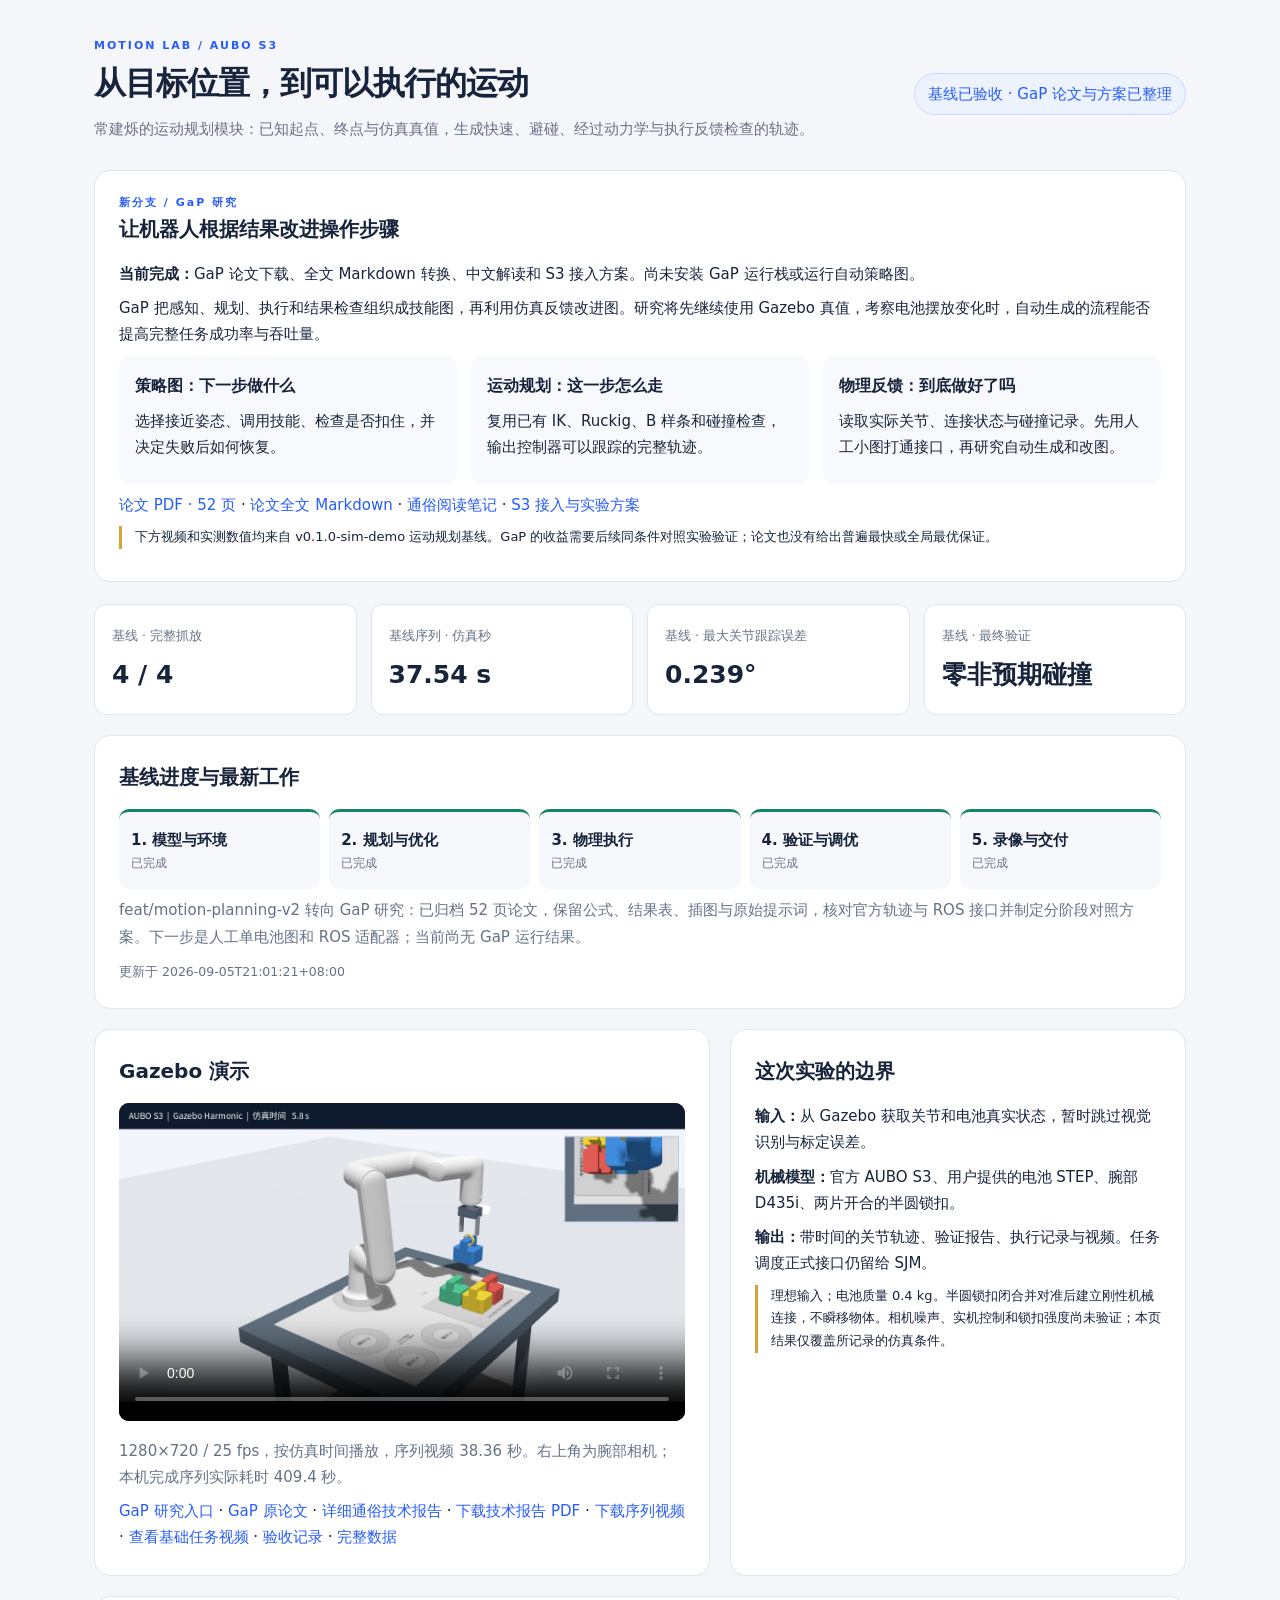
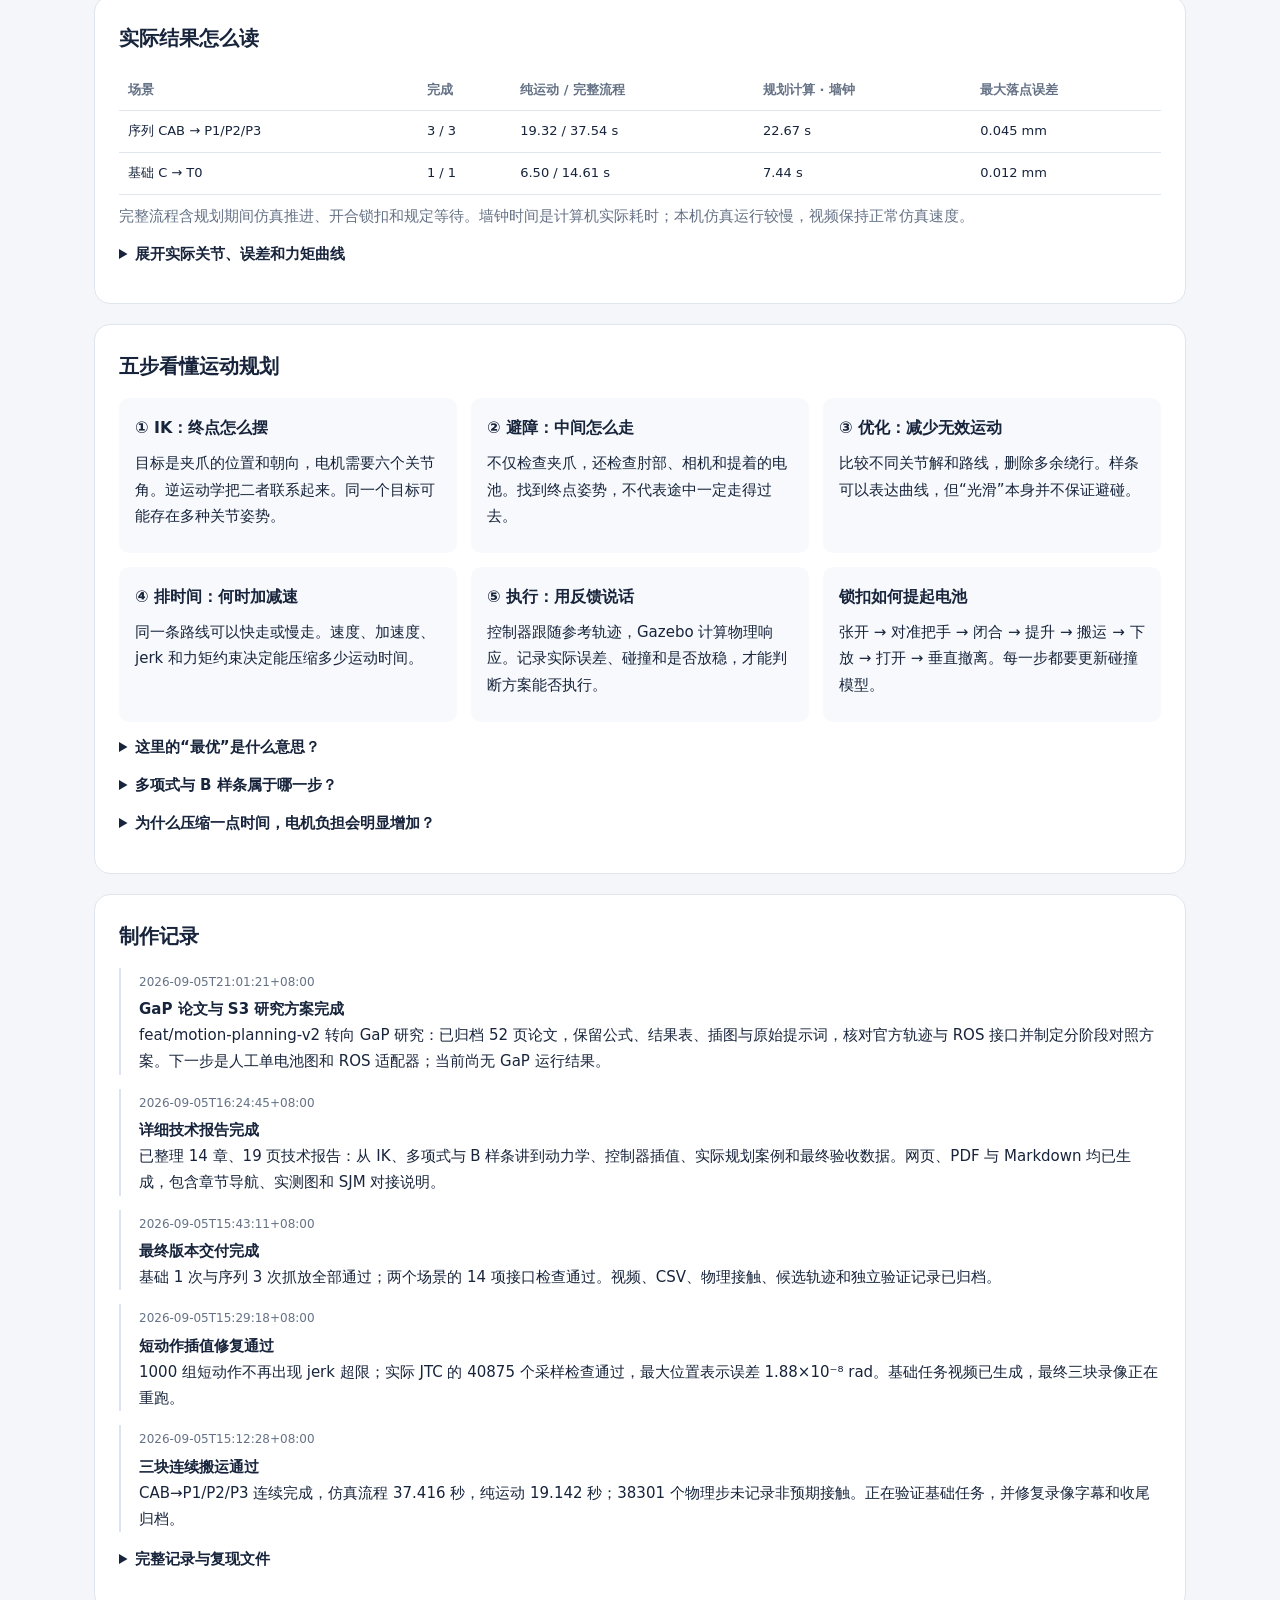
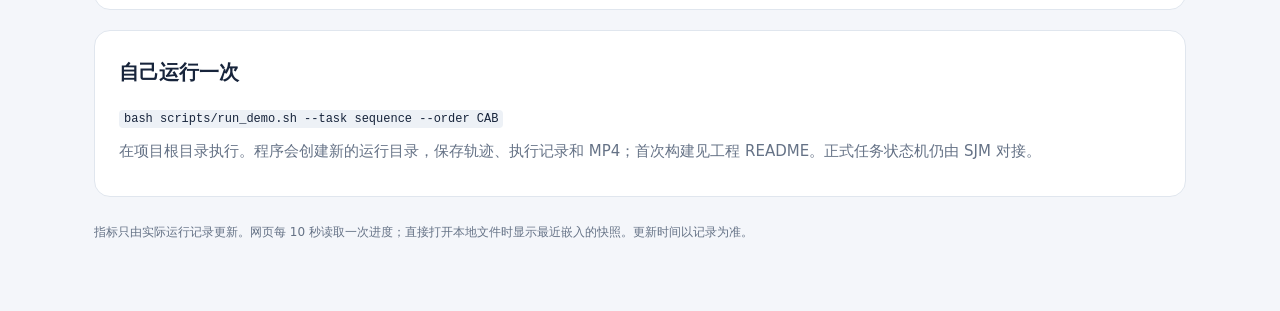
<file: legacy/meituan_challenge/docs/progress/index.html>
<!doctype html>
<html lang="zh-CN"><head><meta charset="utf-8"><meta name="viewport" content="width=device-width,initial-scale=1"><title>S3 运动规划实验室 · 常建烁</title>
<style>
:root{--ink:#17243b;--muted:#657286;--line:#e0e6ee;--blue:#265cff;--green:#16836b;--bg:#f4f6fa}*{box-sizing:border-box}body{margin:0;background:var(--bg);color:var(--ink);font:15px/1.75 system-ui,"Noto Sans CJK SC","Microsoft YaHei",sans-serif}main{max-width:1140px;margin:auto;padding:38px 24px 60px}header{display:flex;justify-content:space-between;gap:20px;align-items:center}h1{font-size:32px;line-height:1.3;margin:8px 0 12px;letter-spacing:-1px}h2{font-size:20px;margin:0 0 14px}h3{font-size:16px;margin:0 0 8px}p{margin:8px 0}.eyebrow{font:700 11px/1.5 system-ui;letter-spacing:2px;color:var(--blue)}.muted,small{color:var(--muted)}.badge{padding:7px 13px;border:1px solid #cdd8ff;background:#edf2ff;color:var(--blue);border-radius:30px;white-space:nowrap}.intro{max-width:760px}.panel{background:#fff;border:1px solid var(--line);border-radius:16px;padding:24px;margin-top:20px}.grid{display:grid;grid-template-columns:repeat(3,1fr);gap:14px}.metrics{display:grid;grid-template-columns:repeat(4,1fr);gap:14px;margin-top:22px}.metric{background:white;border:1px solid var(--line);padding:17px;border-radius:12px}.value{font-size:25px;font-weight:650;display:block;margin-top:5px}.pipeline{display:grid;grid-template-columns:repeat(5,1fr);gap:9px}.stage{padding:15px 12px;background:#f6f8fc;border-radius:10px;border-top:3px solid #cbd5e5}.stage.done{border-color:var(--green)}.stage.active{border-color:var(--blue);background:#edf2ff}.stage span{display:block;font-size:12px;color:var(--muted)}.twocol{display:grid;grid-template-columns:1.35fr 1fr;gap:20px}.lesson{background:#f7f9fc;border-radius:10px;padding:16px}.log{border-left:2px solid #dce4f2;padding-left:18px;margin:14px 0}.log time{font-size:12px;color:var(--muted)}.log p{margin:2px 0 12px}.placeholder{background:#121c2e;color:#cad5e8;min-height:250px;display:grid;place-items:center;text-align:center;border-radius:10px;padding:30px}video{width:100%;background:#121c2e;border-radius:10px}a{color:var(--blue);text-decoration:none}a:hover{text-decoration:underline}details{margin:12px 0}summary{cursor:pointer;font-weight:600}table{width:100%;border-collapse:collapse;font-size:13px}td,th{text-align:left;border-bottom:1px solid var(--line);padding:9px}th{color:var(--muted)}canvas{width:100%;height:155px}input[type=range]{accent-color:var(--blue);width:170px}.notice{border-left:3px solid #d5a336;padding-left:13px;font-size:13px}.foot{font-size:12px;margin-top:25px;color:var(--muted)}code{background:#edf1f6;padding:2px 5px;border-radius:4px;font-size:12px}@media(max-width:760px){header{display:block}.badge{display:inline-block;margin-top:12px}.grid,.twocol{grid-template-columns:1fr}.metrics{grid-template-columns:repeat(2,1fr)}.pipeline{grid-template-columns:1fr}.stage{display:flex;justify-content:space-between}.panel{padding:18px}h1{font-size:27px}}
</style></head><body><main>
<header><div><div class="eyebrow">MOTION LAB / AUBO S3</div><h1>从目标位置，到可以执行的运动</h1><p class="intro muted">常建烁的运动规划模块：已知起点、终点与仿真真值，生成快速、避碰、经过动力学与执行反馈检查的轨迹。</p></div><div id="badge" class="badge">正在制作</div></header>
<section class="panel" id="gap-research"><div class="eyebrow">新分支 / GaP 研究</div><h2>让机器人根据结果改进操作步骤</h2><p><b>当前完成：</b>GaP 论文下载、全文 Markdown 转换、中文解读和 S3 接入方案。尚未安装 GaP 运行栈或运行自动策略图。</p><p>GaP 把感知、规划、执行和结果检查组织成技能图，再利用仿真反馈改进图。研究将先继续使用 Gazebo 真值，考察电池摆放变化时，自动生成的流程能否提高完整任务成功率与吞吐量。</p><div class="grid"><div class="lesson"><h3>策略图：下一步做什么</h3><p>选择接近姿态、调用技能、检查是否扣住，并决定失败后如何恢复。</p></div><div class="lesson"><h3>运动规划：这一步怎么走</h3><p>复用已有 IK、Ruckig、B 样条和碰撞检查，输出控制器可以跟踪的完整轨迹。</p></div><div class="lesson"><h3>物理反馈：到底做好了吗</h3><p>读取实际关节、连接状态与碰撞记录。先用人工小图打通接口，再研究自动生成和改图。</p></div></div><p><a href="../research/gap/paper/gap_2607.05369v1.pdf">论文 PDF · 52 页</a> · <a href="../research/gap/paper/gap_2607.05369v1.md">论文全文 Markdown</a> · <a href="../research/gap/READING_NOTES.md">通俗阅读笔记</a> · <a href="../research/gap/S3_RESEARCH_PLAN.md">S3 接入与实验方案</a></p><p class="notice">下方视频和实测数值均来自 v0.1.0-sim-demo 运动规划基线。GaP 的收益需要后续同条件对照实验验证；论文也没有给出普遍最快或全局最优保证。</p></section>
<div class="metrics"><div class="metric"><small>基线 · 完整抓放</small><span id="m-success" class="value">待实测</span></div><div class="metric"><small>基线序列 · 仿真秒</small><span id="m-time" class="value">—</span></div><div class="metric"><small>基线 · 最大关节跟踪误差</small><span id="m-error" class="value">—</span></div><div class="metric"><small>基线 · 最终验证</small><span id="m-valid" class="value">待验证</span></div></div>
<section class="panel"><h2>基线进度与最新工作</h2><div class="pipeline" id="pipeline"></div><p id="current" class="muted"></p><small id="updated"></small></section>
<div class="twocol"><section class="panel"><h2>Gazebo 演示</h2><div id="video-area" class="placeholder">录像将在完成真实仿真执行后放到这里。<br>不会用预先制作的动画代替运行结果。</div><p id="video-caption" class="muted"></p><div id="artifact-links"></div></section><section class="panel"><h2>这次实验的边界</h2><p><b>输入：</b>从 Gazebo 获取关节和电池真实状态，暂时跳过视觉识别与标定误差。</p><p><b>机械模型：</b>官方 AUBO S3、用户提供的电池 STEP、腕部 D435i、两片开合的半圆锁扣。</p><p><b>输出：</b>带时间的关节轨迹、验证报告、执行记录与视频。任务调度正式接口仍留给 SJM。</p><div class="notice" id="assumptions">锁扣是参数化概念模型。未提供的质量、驱动和摩擦参数作为仿真假设记录；仿真通过不代表已经完成实机验证。</div></section></div>
<section class="panel"><h2>实际结果怎么读</h2><div style="overflow:auto"><table><thead><tr><th>场景</th><th>完成</th><th>纯运动 / 完整流程</th><th>规划计算 · 墙钟</th><th>最大落点误差</th></tr></thead><tbody id="run-results"><tr><td colspan="5">正在汇总独立运行记录。</td></tr></tbody></table></div><p class="muted">完整流程含规划期间仿真推进、开合锁扣和规定等待。墙钟时间是计算机实际耗时；本机仿真运行较慢，视频保持正常仿真速度。</p><details><summary>展开实际关节、误差和力矩曲线</summary><img id="tracking-plot" alt="实际关节轨迹、跟踪误差与电机力矩比例" style="width:100%;display:none"><p class="muted">颜色对应六个电机。实线是实际角度，虚线是控制参考；空白是规划或等待阶段。力矩比例低于 1 才在设定电机能力以内。</p></details></section>
<section class="panel"><h2>五步看懂运动规划</h2><div class="grid"><div class="lesson"><h3>① IK：终点怎么摆</h3><p>目标是夹爪的位置和朝向，电机需要六个关节角。逆运动学把二者联系起来。同一个目标可能存在多种关节姿势。</p></div><div class="lesson"><h3>② 避障：中间怎么走</h3><p>不仅检查夹爪，还检查肘部、相机和提着的电池。找到终点姿势，不代表途中一定走得过去。</p></div><div class="lesson"><h3>③ 优化：减少无效运动</h3><p>比较不同关节解和路线，删除多余绕行。样条可以表达曲线，但“光滑”本身并不保证避碰。</p></div><div class="lesson"><h3>④ 排时间：何时加减速</h3><p>同一条路线可以快走或慢走。速度、加速度、jerk 和力矩约束决定能压缩多少运动时间。</p></div><div class="lesson"><h3>⑤ 执行：用反馈说话</h3><p>控制器跟随参考轨迹，Gazebo 计算物理响应。记录实际误差、碰撞和是否放稳，才能判断方案能否执行。</p></div><div class="lesson"><h3>锁扣如何提起电池</h3><p>张开 → 对准把手 → 闭合 → 提升 → 搬运 → 下放 → 打开 → 垂直撤离。每一步都要更新碰撞模型。</p></div></div>
<details><summary>这里的“最优”是什么意思？</summary><p>对多个 IK 解、直接 Ruckig 与 B 样条候选进行验证，选择其中执行时间最短的一条。避障失败时使用 RRT-Connect 后备。它不保证全局最优；质量、加速度、jerk 和锁扣结构仍需实机标定。</p></details><details><summary>多项式与 B 样条属于哪一步？</summary><p>它们是表达曲线的方法。用无量纲进度表达时是路径；加上时间后是轨迹。可以优化多项式系数或 B 样条控制点，也可以用分段多项式在控制器采样点之间插值。直接优化带时间的关节样条，可以同时处理路线、快慢和平滑性。</p></details>
<details><summary>为什么压缩一点时间，电机负担会明显增加？</summary><p>相同路径均匀缩短为一半时间，速度变为 2 倍、加速度 4 倍、jerk 8 倍。下面是单关节五次多项式的知识示意，不是本次实验数据。</p><label>示意运动时长：<input id="duration" type="range" min="0.5" max="4" step="0.1" value="2"> <b id="duration-value">2.0 s</b></label><canvas id="concept"></canvas><small>蓝线：关节角度；绿色：归一化显示的速度。真实限值取决于机器人与负载。</small></details></section>
<section class="panel"><h2>制作记录</h2><div id="events"></div><details><summary>完整记录与复现文件</summary><p><a href="progress.json">进度数据 JSON</a> · <a href="../architecture/MOTION_PLANNING_PLAN.md">规划原理与实际方案</a> · <a href="../../README.md">工程运行说明</a></p><div id="all-events"></div></details></section>
<section class="panel"><h2>自己运行一次</h2><p><code>bash scripts/run_demo.sh --task sequence --order CAB</code></p><p class="muted">在项目根目录执行。程序会创建新的运行目录，保存轨迹、执行记录和 MP4；首次构建见工程 README。正式任务状态机仍由 SJM 对接。</p></section>
<p class="foot">指标只由实际运行记录更新。网页每 10 秒读取一次进度；直接打开本地文件时显示最近嵌入的快照。更新时间以记录为准。</p>
</main><script id="snapshot" type="application/json">{
  "status": "基线已验收 · GaP 论文与方案已整理",
  "stage": 5,
  "events": [
    {
      "time": "2026-09-05T13:42:15+08:00",
      "title": "开始实现规划演示",
      "message": "已确认用户授权 ground truth 输入；找到电池 STEP，现有 ROS 2 Humble 与 Gazebo Harmonic 开发库可用于实现。正在转换 CAD 并构建匹配 Harmonic 的控制插件。"
    },
    {
      "time": "2026-09-05T14:02:59+08:00",
      "title": "模型与接口已生成",
      "message": "从 STEP 保留 70×80×80 mm 几何；已生成两张原底图场景、半圆锁扣、腕部 D435i 和 ROS action 接口。Harmonic 控制插件已构建，正在加入电机力矩限幅并联调执行反馈。"
    },
    {
      "time": "2026-09-05T14:28:55+08:00",
      "title": "轨迹内核与仿真启动已打通",
      "message": "已实现多候选 IK、Ruckig、五次 B 样条、RRT-Connect 后备规划，以及全模型逆动力学和 FCL 验证。数学测试通过；Gazebo 已返回真实状态，正在调节腕部控制增益并验证图像和执行跟踪。"
    },
    {
      "time": "2026-09-05T14:48:00+08:00",
      "title": "首次真实场景规划通过",
      "message": "已加载完整机械臂碰撞网格。C 电池上方目标通过多逆解候选比较、FCL、力矩及控制器插值检查；首条轨迹 2.030 秒，尚待实际搬运验证。"
    },
    {
      "time": "2026-09-05T14:51:17+08:00",
      "title": "动力学独立交叉验证通过",
      "message": "64 组静态和动态状态覆盖空载、偏置相机、锁扣和电池，Newton–Euler 与 PyBullet 最大力矩差 2.41×10⁻¹² N·m。底图纹理已修复，保持 PDF 原尺寸和坐标。"
    },
    {
      "time": "2026-09-05T14:57:00+08:00",
      "title": "第一块电池抓放实测通过",
      "message": "C→P1 全流程执行通过：纯运动累计 6.395 秒，最大关节跟踪误差 0.001102 rad；释放后落点误差 0.018 mm，静置 3 秒无漂移。这是理想仿真结果，后续将加入物理接触监测并连续搬运三块。"
    },
    {
      "time": "2026-09-05T15:12:28+08:00",
      "title": "三块连续搬运通过",
      "message": "CAB→P1/P2/P3 连续完成，仿真流程 37.416 秒，纯运动 19.142 秒；38301 个物理步未记录非预期接触。正在验证基础任务，并修复录像字幕和收尾归档。"
    },
    {
      "time": "2026-09-05T15:29:18+08:00",
      "title": "短动作插值修复通过",
      "message": "1000 组短动作不再出现 jerk 超限；实际 JTC 的 40875 个采样检查通过，最大位置表示误差 1.88×10⁻⁸ rad。基础任务视频已生成，最终三块录像正在重跑。"
    },
    {
      "time": "2026-09-05T15:43:11+08:00",
      "title": "最终版本交付完成",
      "message": "基础 1 次与序列 3 次抓放全部通过；两个场景的 14 项接口检查通过。视频、CSV、物理接触、候选轨迹和独立验证记录已归档。"
    },
    {
      "time": "2026-09-05T16:24:45+08:00",
      "title": "详细技术报告完成",
      "message": "已整理 14 章、19 页技术报告：从 IK、多项式与 B 样条讲到动力学、控制器插值、实际规划案例和最终验收数据。网页、PDF 与 Markdown 均已生成，包含章节导航、实测图和 SJM 对接说明。"
    },
    {
      "time": "2026-09-05T21:01:21+08:00",
      "title": "GaP 论文与 S3 研究方案完成",
      "message": "feat/motion-planning-v2 转向 GaP 研究：已归档 52 页论文，保留公式、结果表、插图与原始提示词，核对官方轨迹与 ROS 接口并制定分阶段对照方案。下一步是人工单电池图和 ROS 适配器；当前尚无 GaP 运行结果。"
    }
  ],
  "metrics": {
    "success": "4 / 4",
    "execution_time": "37.54 s",
    "tracking_error": "0.239°",
    "validation": "零非预期碰撞"
  },
  "artifacts": {
    "video": "../../data/videos/sequence_demo.mp4",
    "poster": "../../data/videos/sequence_demo_poster.png",
    "caption": "1280×720 / 25 fps，按仿真时间播放，序列视频 38.36 秒。右上角为腕部相机；本机完成序列实际耗时 409.4 秒。",
    "links": [
      {
        "url": "../research/gap/README.md",
        "label": "GaP 研究入口"
      },
      {
        "url": "../research/gap/paper/gap_2607.05369v1.pdf",
        "label": "GaP 原论文"
      },
      {
        "url": "../reports/motion_planning_report.html",
        "label": "详细通俗技术报告"
      },
      {
        "url": "../reports/motion_planning_report.pdf",
        "label": "下载技术报告 PDF"
      },
      {
        "url": "../../data/videos/sequence_demo.mp4",
        "label": "下载序列视频"
      },
      {
        "url": "../../data/videos/basic_demo_final.mp4",
        "label": "查看基础任务视频"
      },
      {
        "url": "../VALIDATION.md",
        "label": "验收记录"
      },
      {
        "url": "../../data/runs/sequence_demo/summary.json",
        "label": "完整数据"
      }
    ],
    "results": [
      {
        "task": "序列 CAB → P1/P2/P3",
        "success": "3 / 3",
        "times": "19.32 / 37.54 s",
        "compute": "22.67 s",
        "placement": "0.045 mm"
      },
      {
        "task": "基础 C → T0",
        "success": "1 / 1",
        "times": "6.50 / 14.61 s",
        "compute": "7.44 s",
        "placement": "0.012 mm"
      }
    ],
    "plot": "../../data/runs/sequence_demo/figures/tracking.svg"
  },
  "updated": "2026-09-05T21:01:21+08:00",
  "current": "feat/motion-planning-v2 转向 GaP 研究：已归档 52 页论文，保留公式、结果表、插图与原始提示词，核对官方轨迹与 ROS 接口并制定分阶段对照方案。下一步是人工单电池图和 ROS 适配器；当前尚无 GaP 运行结果。",
  "assumptions": "理想输入；电池质量 0.4 kg。半圆锁扣闭合并对准后建立刚性机械连接，不瞬移物体。相机噪声、实机控制和锁扣强度尚未验证；本页结果仅覆盖所记录的仿真条件。"
}</script><script>
const stages=['模型与环境','规划与优化','物理执行','验证与调优','录像与交付'];let lastVideo='';
function esc(s){return String(s??'').replace(/[&<>"']/g,c=>({'&':'&amp;','<':'&lt;','>':'&gt;','"':'&quot;',"'":'&#39;'}[c]))}
function render(d){document.getElementById('badge').textContent=d.status;document.getElementById('current').textContent=d.current;document.getElementById('updated').textContent='更新于 '+d.updated;document.getElementById('pipeline').innerHTML=stages.map((s,i)=>`<div class="stage ${i<d.stage?'done':i===d.stage?'active':''}"><b>${i+1}. ${s}</b><span>${i<d.stage?'已完成':i===d.stage?'进行中':'待完成'}</span></div>`).join('');let m=d.metrics||{};for(let [id,k] of [['success','success'],['time','execution_time'],['error','tracking_error'],['valid','validation']])document.getElementById('m-'+id).textContent=m[k]??(id==='success'||id==='valid'?'待实测':'—');let events=[...(d.events||[])].reverse();let markup=e=>`<div class="log"><time>${esc(e.time)}</time><p><b>${esc(e.title)}</b><br>${esc(e.message)}</p></div>`;document.getElementById('events').innerHTML=events.slice(0,5).map(markup).join('');document.getElementById('all-events').innerHTML=events.slice(5).map(markup).join('');if(d.assumptions)document.getElementById('assumptions').textContent=d.assumptions;let a=d.artifacts||{};if(a.video&&a.video!==lastVideo){lastVideo=a.video;let video=document.createElement('video');video.controls=true;video.preload='metadata';video.src=a.video;let area=document.getElementById('video-area');area.className='';area.replaceChildren(video)}document.getElementById('video-caption').textContent=a.caption||'';document.getElementById('artifact-links').innerHTML=(a.links||[]).map(x=>`<a href="${esc(x.url)}">${esc(x.label)}</a>`).join(' · ');if(a.poster&&document.querySelector('#video-area video'))document.querySelector('#video-area video').poster=a.poster;if(a.results)document.getElementById('run-results').innerHTML=a.results.map(r=>`<tr>${[r.task,r.success,r.times,r.compute,r.placement].map(x=>`<td>${esc(x)}</td>`).join('')}</tr>`).join('');if(a.plot){let el=document.getElementById('tracking-plot');el.src=a.plot;el.style.display='block'}}
render(JSON.parse(document.getElementById('snapshot').textContent));async function update(){try{let r=await fetch('progress.json?t='+Date.now(),{cache:'no-store'});if(r.ok)render(await r.json())}catch(e){}}update();setInterval(update,10000);
function chart(){let el=document.getElementById('concept'),r=el.getBoundingClientRect(),w=Math.max(r.width,500),h=155;el.width=w*devicePixelRatio;el.height=h*devicePixelRatio;let c=el.getContext('2d');c.scale(devicePixelRatio,devicePixelRatio);let T=+document.getElementById('duration').value;document.getElementById('duration-value').textContent=T.toFixed(1)+' s';c.clearRect(0,0,w,h);c.strokeStyle='#dce3ed';c.beginPath();c.moveTo(25,10);c.lineTo(25,135);c.lineTo(w-10,135);c.stroke();for(let kind=0;kind<2;kind++){c.strokeStyle=kind?'#16836b':'#265cff';c.lineWidth=2;c.beginPath();for(let i=0;i<=200;i++){let u=i/200,v=kind?(30*u*u-60*u*u*u+30*u*u*u*u)/T/4:(10*u**3-15*u**4+6*u**5);let x=25+(w-40)*u,y=135-110*v;i?c.lineTo(x,y):c.moveTo(x,y)}c.stroke()}}document.getElementById('duration').addEventListener('input',chart);document.querySelectorAll('details').forEach(d=>d.addEventListener('toggle',chart));addEventListener('resize',chart);
</script></body></html>
</file>
